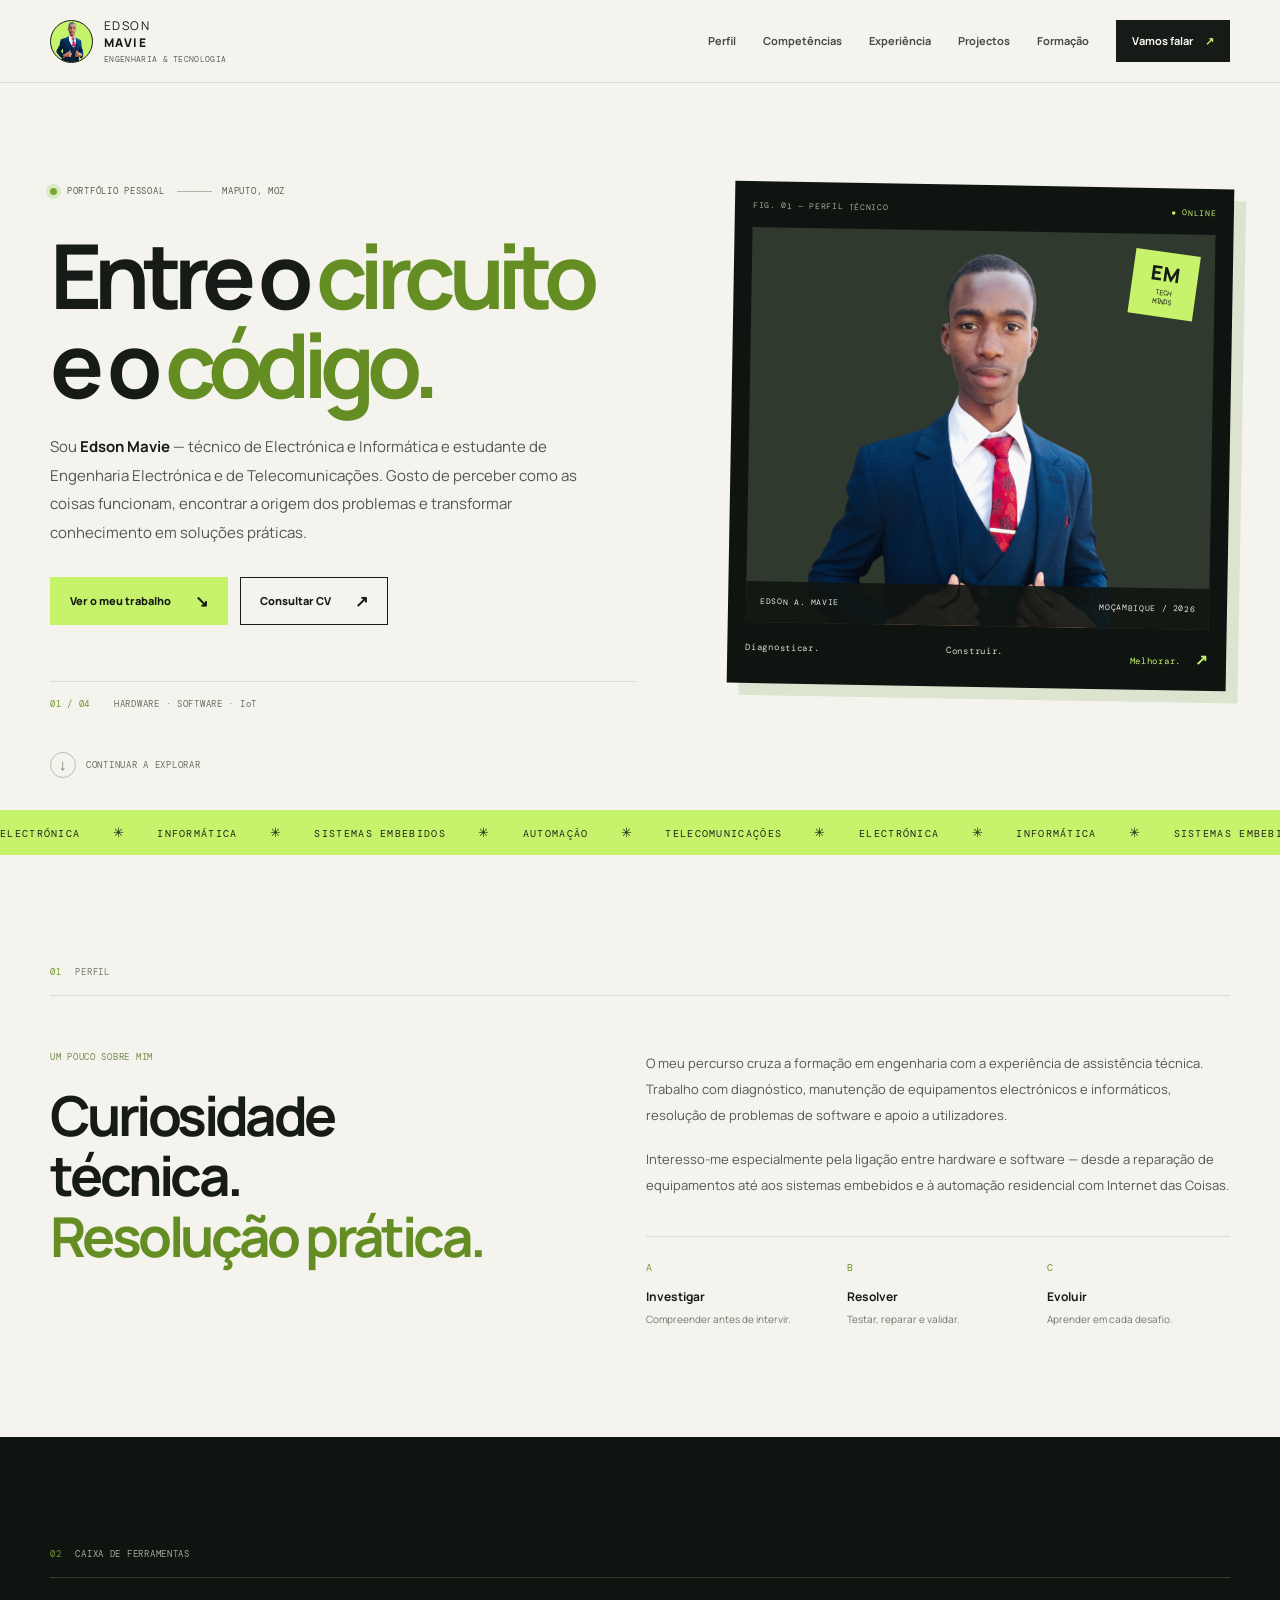
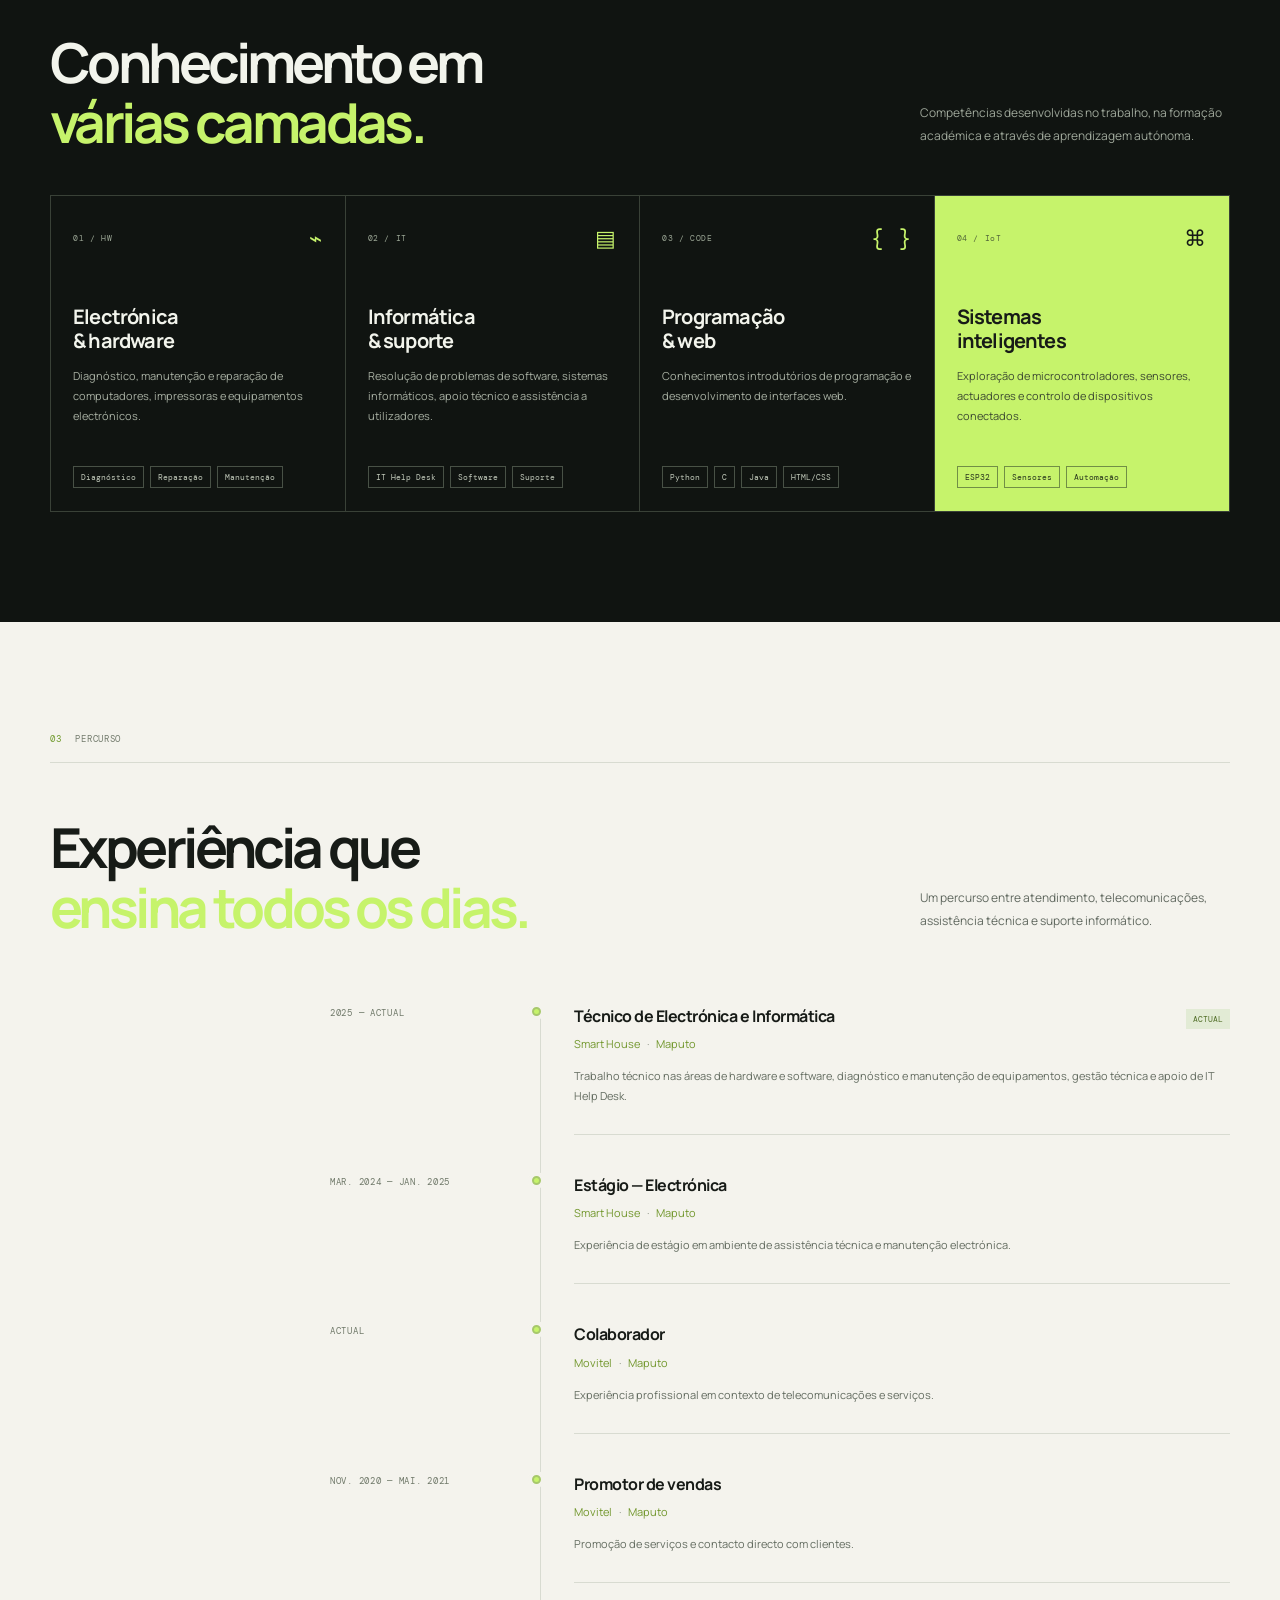
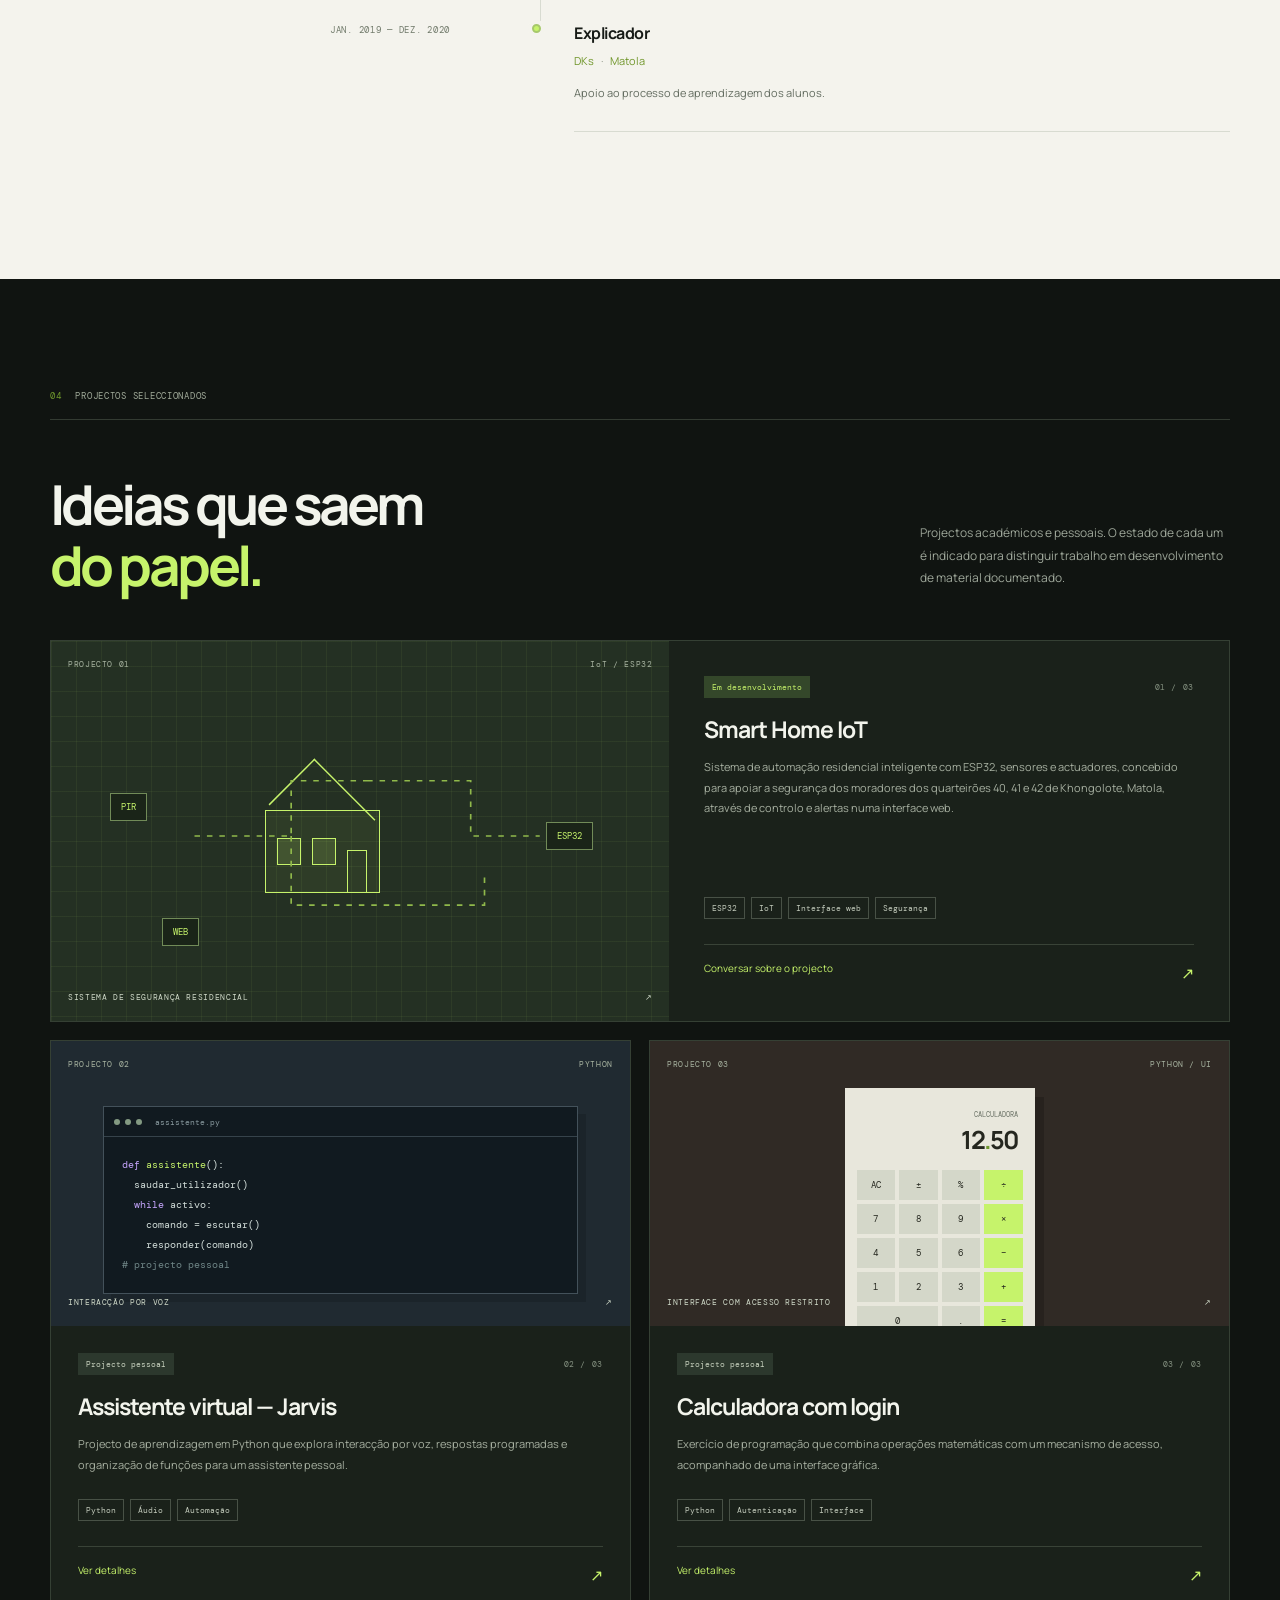
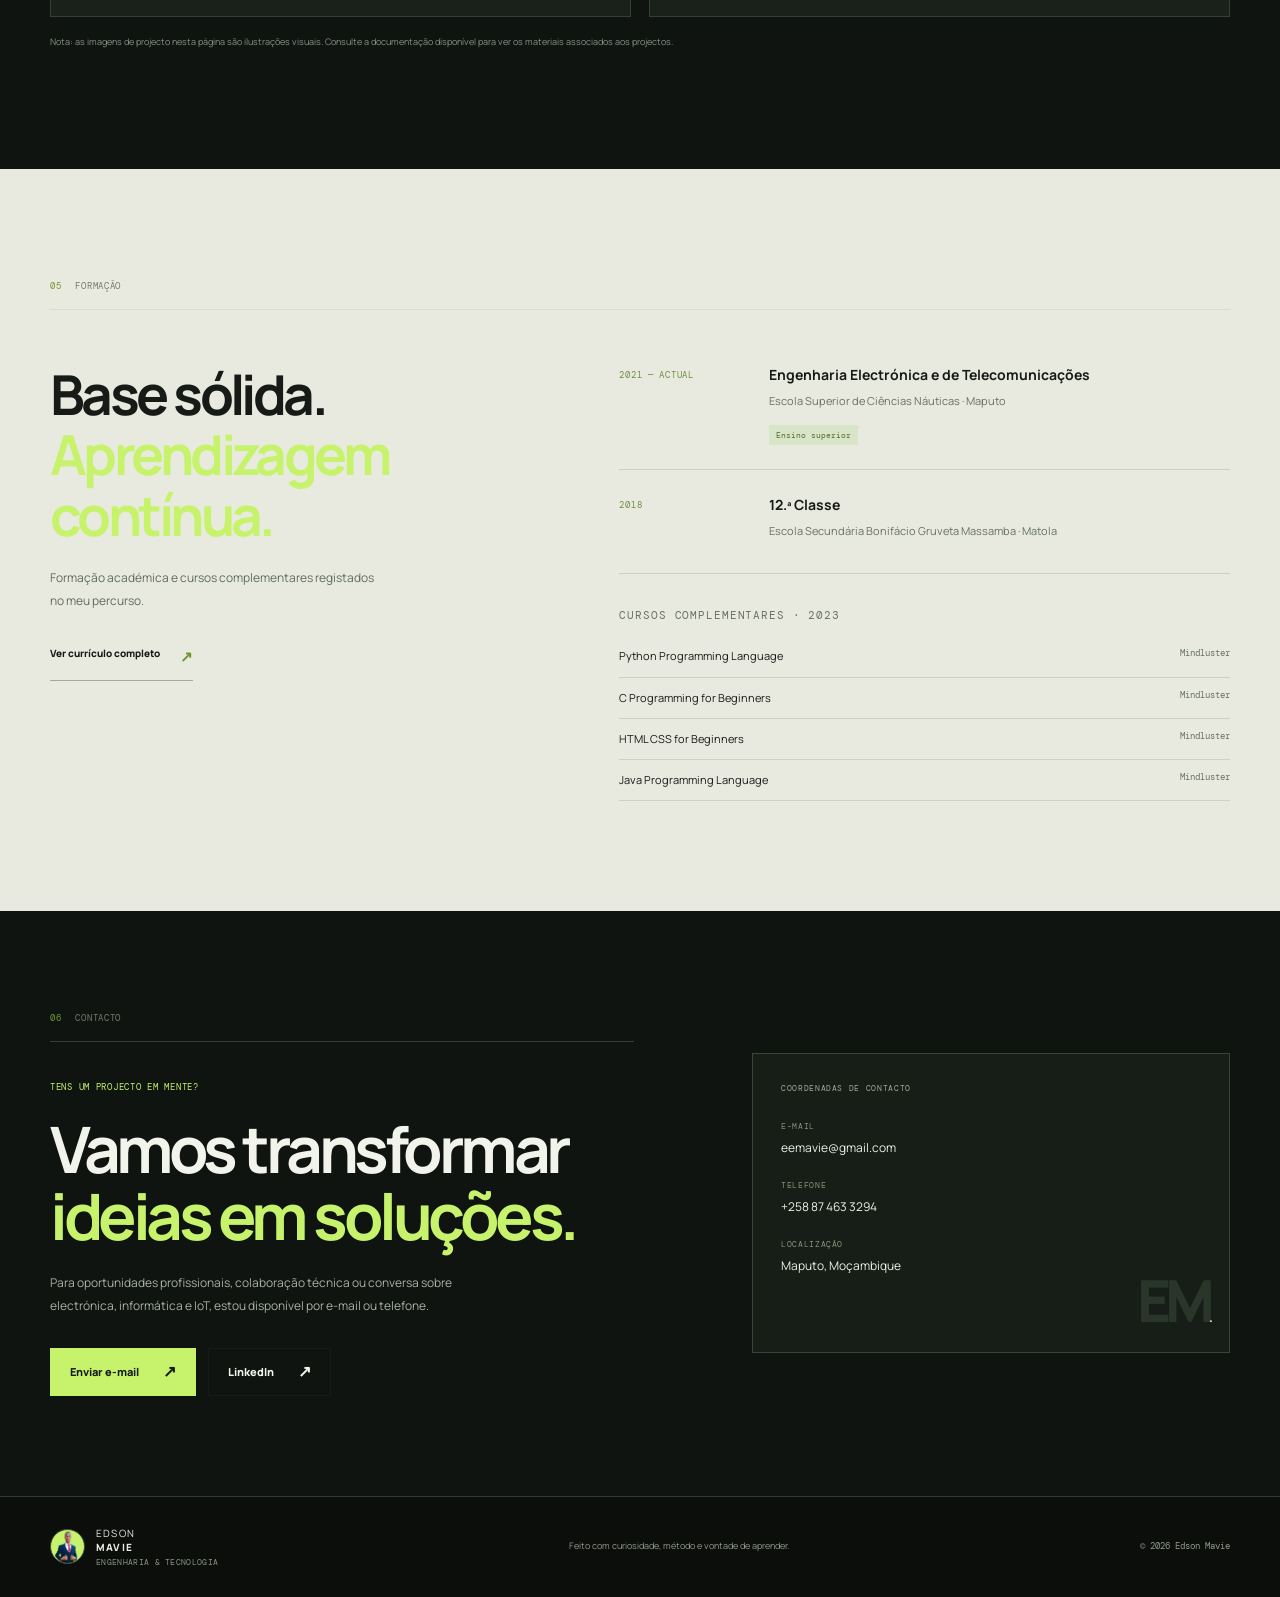
<file: index.html>
<!doctype html>
<html lang="pt-PT">
<head>
<meta charset="utf-8"><meta name="viewport" content="width=device-width,initial-scale=1">
<meta name="description" content="Portefólio de Edson Mavie — técnico de electrónica e informática, estudante de Engenharia Electrónica e de Telecomunicações em Maputo, Moçambique.">
<meta name="theme-color" content="#101411"><title>Edson Mavie — Electrónica, Sistemas & Tecnologia</title>
<link rel="icon" href="image/Logotipo.jpg" type="image/png"><link rel="preconnect" href="https://fonts.googleapis.com"><link rel="preconnect" href="https://fonts.gstatic.com" crossorigin>
<link href="https://fonts.googleapis.com/css2?family=DM+Mono:wght@400;500&family=Manrope:wght@400;500;600;700;800&display=swap" rel="stylesheet"><link rel="stylesheet" href="index.css"><script src="script.js" defer></script>
</head>
<body>
<a class="skip-link" href="#conteudo">Saltar para o conteúdo</a>
<header class="site-header"><nav class="nav wrap" aria-label="Navegação principal"><a class="brand" href="index.html" aria-label="Edson Mavie — início"><span class="brand-mark"><img src="image/Edson2.png" alt=""></span><span class="brand-name">EDSON <b>MAVIE</b><small>ENGENHARIA & TECNOLOGIA</small></span></a><button class="menu-toggle" aria-expanded="false" aria-controls="nav-links" aria-label="Abrir menu"><span></span><span></span></button><div class="nav-links" id="nav-links"><a href="#sobre">Perfil</a><a href="#competencias">Competências</a><a href="#experiencia">Experiência</a><a href="#projectos">Projectos</a><a href="#formacao">Formação</a><a class="nav-cta" href="#contactos">Vamos falar <span>↗</span></a></div></nav></header>
<main id="conteudo">
<section class="hero wrap" id="inicio"><div class="hero-copy"><p class="eyebrow"><span class="live-dot"></span> PORTFÓLIO PESSOAL <span class="eyebrow-line"></span> MAPUTO, MOZ</p><h1>Entre o <em>circuito</em><br>e o <em>código.</em></h1><p class="hero-lead">Sou <strong>Edson Mavie</strong> — técnico de Electrónica e Informática e estudante de Engenharia Electrónica e de Telecomunicações. Gosto de perceber como as coisas funcionam, encontrar a origem dos problemas e transformar conhecimento em soluções práticas.</p><div class="hero-actions"><a class="button button-primary" href="#projectos">Ver o meu trabalho <span>↘</span></a><a class="button button-outline" href="PDF/CV_Edson_Mavie.pdf" target="_blank" rel="noopener">Consultar CV <span>↗</span></a></div><div class="hero-foot"><span class="mono">01 / 04</span><span>HARDWARE · SOFTWARE · IoT</span></div></div>
<div class="hero-visual"><div class="visual-top"><span class="mono">FIG. 01 — PERFIL TÉCNICO</span><span class="signal-mark">● ONLINE</span></div><div class="portrait-wrap"><img src="image/Edson2.png" alt="Retrato de Edson Mavie" fetchpriority="high"><div class="portrait-stamp"><span>EM</span><small>TECH<br>MINDS</small></div><div class="portrait-caption"><span>EDSON A. MAVIE</span><span>MOÇAMBIQUE / 2026</span></div></div><div class="visual-bottom"><span>Diagnosticar.</span><span>Construir.</span><span>Melhorar. <b>↗</b></span></div></div><a class="scroll-cue" href="#sobre"><span>↓</span> CONTINUAR A EXPLORAR</a></section>
<section class="ticker" aria-label="Áreas de interesse"><div> ELECTRÓNICA <i>✳</i> INFORMÁTICA <i>✳</i> SISTEMAS EMBEBIDOS <i>✳</i> AUTOMAÇÃO <i>✳</i> TELECOMUNICAÇÕES <i>✳</i> ELECTRÓNICA <i>✳</i> INFORMÁTICA <i>✳</i> SISTEMAS EMBEBIDOS <i>✳</i> </div></section>
<section class="section wrap about-section" id="sobre"><div class="section-index"><span>01</span><span>PERFIL</span></div><div class="about-grid"><div><p class="micro-label">UM POUCO SOBRE MIM</p><h2>Curiosidade técnica.<br><em>Resolução prática.</em></h2></div><div class="about-copy"><p>O meu percurso cruza a formação em engenharia com a experiência de assistência técnica. Trabalho com diagnóstico, manutenção de equipamentos electrónicos e informáticos, resolução de problemas de software e apoio a utilizadores.</p><p>Interesso-me especialmente pela ligação entre hardware e software — desde a reparação de equipamentos até aos sistemas embebidos e à automação residencial com Internet das Coisas.</p><div class="principles"><div><span class="principle-no">A</span><strong>Investigar</strong><small>Compreender antes de intervir.</small></div><div><span class="principle-no">B</span><strong>Resolver</strong><small>Testar, reparar e validar.</small></div><div><span class="principle-no">C</span><strong>Evoluir</strong><small>Aprender em cada desafio.</small></div></div></div></div></section>
<section class="section skills-section" id="competencias"><div class="wrap"><div class="section-index"><span>02</span><span>CAIXA DE FERRAMENTAS</span></div><div class="section-heading"><h2>Conhecimento em<br><em>várias camadas.</em></h2><p>Competências desenvolvidas no trabalho, na formação académica e através de aprendizagem autónoma.</p></div><div class="skills-grid"><article class="skill-card"><div class="skill-card-top"><span>01 / HW</span><span class="skill-symbol">⌁</span></div><h3>Electrónica<br>& hardware</h3><p>Diagnóstico, manutenção e reparação de computadores, impressoras e equipamentos electrónicos.</p><div class="skill-tags"><span>Diagnóstico</span><span>Reparação</span><span>Manutenção</span></div></article><article class="skill-card"><div class="skill-card-top"><span>02 / IT</span><span class="skill-symbol">▤</span></div><h3>Informática<br>& suporte</h3><p>Resolução de problemas de software, sistemas informáticos, apoio técnico e assistência a utilizadores.</p><div class="skill-tags"><span>IT Help Desk</span><span>Software</span><span>Suporte</span></div></article><article class="skill-card"><div class="skill-card-top"><span>03 / CODE</span><span class="skill-symbol">{ }</span></div><h3>Programação<br>& web</h3><p>Conhecimentos introdutórios de programação e desenvolvimento de interfaces web.</p><div class="skill-tags"><span>Python</span><span>C</span><span>Java</span><span>HTML/CSS</span></div></article><article class="skill-card skill-card-accent"><div class="skill-card-top"><span>04 / IoT</span><span class="skill-symbol">⌘</span></div><h3>Sistemas<br>inteligentes</h3><p>Exploração de microcontroladores, sensores, actuadores e controlo de dispositivos conectados.</p><div class="skill-tags"><span>ESP32</span><span>Sensores</span><span>Automação</span></div></article></div></div></section>
<section class="section wrap experience-section" id="experiencia"><div class="section-index"><span>03</span><span>PERCURSO</span></div><div class="section-heading"><h2>Experiência que<br><em>ensina todos os dias.</em></h2><p>Um percurso entre atendimento, telecomunicações, assistência técnica e suporte informático.</p></div><div class="timeline"><article class="timeline-item"><div class="timeline-date">2025 — ACTUAL</div><div class="timeline-dot"></div><div class="timeline-content"><div class="timeline-heading"><h3>Técnico de Electrónica e Informática</h3><span>ACTUAL</span></div><p class="company">Smart House <span>·</span> Maputo</p><p>Trabalho técnico nas áreas de hardware e software, diagnóstico e manutenção de equipamentos, gestão técnica e apoio de IT Help Desk.</p></div></article><article class="timeline-item"><div class="timeline-date">MAR. 2024 — JAN. 2025</div><div class="timeline-dot"></div><div class="timeline-content"><h3>Estágio — Electrónica</h3><p class="company">Smart House <span>·</span> Maputo</p><p>Experiência de estágio em ambiente de assistência técnica e manutenção electrónica.</p></div></article><article class="timeline-item"><div class="timeline-date">ACTUAL</div><div class="timeline-dot"></div><div class="timeline-content"><h3>Colaborador</h3><p class="company">Movitel <span>·</span> Maputo</p><p>Experiência profissional em contexto de telecomunicações e serviços.</p></div></article><article class="timeline-item"><div class="timeline-date">NOV. 2020 — MAI. 2021</div><div class="timeline-dot"></div><div class="timeline-content"><h3>Promotor de vendas</h3><p class="company">Movitel <span>·</span> Maputo</p><p>Promoção de serviços e contacto directo com clientes.</p></div></article><article class="timeline-item"><div class="timeline-date">JAN. 2019 — DEZ. 2020</div><div class="timeline-dot"></div><div class="timeline-content"><h3>Explicador</h3><p class="company">DKs <span>·</span> Matola</p><p>Apoio ao processo de aprendizagem dos alunos.</p></div></article></div></section>
<section class="section projects-section" id="projectos"><div class="wrap"><div class="section-index"><span>04</span><span>PROJECTOS SELECCIONADOS</span></div><div class="section-heading"><h2>Ideias que saem<br><em>do papel.</em></h2><p>Projectos académicos e pessoais. O estado de cada um é indicado para distinguir trabalho em desenvolvimento de material documentado.</p></div><div class="projects-grid"><article class="project-card project-main"><div class="project-visual iot-visual"><div class="project-visual-meta"><span>PROJECTO 01</span><span>IoT / ESP32</span></div><div class="blueprint"><div class="bp-house"><div class="bp-roof"></div><div class="bp-body"><span></span><span></span><i></i></div></div><div class="bp-node node-a">PIR</div><div class="bp-node node-b">ESP32</div><div class="bp-node node-c">WEB</div><svg viewBox="0 0 360 210" aria-hidden="true"><path d="M60 105 H130 V65 H185 M130 105 V155 H205 M185 65 H260 V105 H310 M205 155 H270 V135"/></svg></div><div class="project-visual-foot"><span>SISTEMA DE SEGURANÇA RESIDENCIAL</span><span>↗</span></div></div><div class="project-info"><div class="project-status"><span class="status-pill">Em desenvolvimento</span><span class="mono">01 / 03</span></div><h3>Smart Home IoT</h3><p>Sistema de automação residencial inteligente com ESP32, sensores e actuadores, concebido para apoiar a segurança dos moradores dos quarteirões 40, 41 e 42 de Khongolote, Matola, através de controlo e alertas numa interface web.</p><div class="skill-tags"><span>ESP32</span><span>IoT</span><span>Interface web</span><span>Segurança</span></div><a class="project-link" href="mailto:eemavie@gmail.com?subject=Projecto%20Smart%20Home%20IoT">Conversar sobre o projecto <span>↗</span></a></div></article>
<article class="project-card"><div class="project-visual code-visual"><div class="project-visual-meta"><span>PROJECTO 02</span><span>PYTHON</span></div><div class="terminal"><div class="terminal-bar"><i></i><i></i><i></i><span>assistente.py</span></div><div class="terminal-code"><span class="code-purple">def</span> <span class="code-green">assistente</span>():<br>&nbsp;&nbsp;saudar_utilizador()<br>&nbsp;&nbsp;<span class="code-purple">while</span> activo:<br>&nbsp;&nbsp;&nbsp;&nbsp;comando = escutar()<br>&nbsp;&nbsp;&nbsp;&nbsp;responder(comando)<br><span class="code-comment"># projecto pessoal</span></div></div><div class="project-visual-foot"><span>INTERACÇÃO POR VOZ</span><span>↗</span></div></div><div class="project-info"><div class="project-status"><span class="status-pill status-neutral">Projecto pessoal</span><span class="mono">02 / 03</span></div><h3>Assistente virtual — Jarvis</h3><p>Projecto de aprendizagem em Python que explora interacção por voz, respostas programadas e organização de funções para um assistente pessoal.</p><div class="skill-tags"><span>Python</span><span>Áudio</span><span>Automação</span></div><a class="project-link" href="Project.html#jarvis">Ver detalhes <span>↗</span></a></div></article>
<article class="project-card"><div class="project-visual calc-visual"><div class="project-visual-meta"><span>PROJECTO 03</span><span>PYTHON / UI</span></div><div class="calculator"><div class="calc-display"><small>CALCULADORA</small><strong>12<span>.</span>50</strong></div><div class="calc-keys"><i>AC</i><i>±</i><i>%</i><b>÷</b><i>7</i><i>8</i><i>9</i><b>×</b><i>4</i><i>5</i><i>6</i><b>−</b><i>1</i><i>2</i><i>3</i><b>+</b><i class="wide-key">0</i><i>.</i><b>=</b></div></div><div class="project-visual-foot"><span>INTERFACE COM ACESSO RESTRITO</span><span>↗</span></div></div><div class="project-info"><div class="project-status"><span class="status-pill status-neutral">Projecto pessoal</span><span class="mono">03 / 03</span></div><h3>Calculadora com login</h3><p>Exercício de programação que combina operações matemáticas com um mecanismo de acesso, acompanhado de uma interface gráfica.</p><div class="skill-tags"><span>Python</span><span>Autenticação</span><span>Interface</span></div><a class="project-link" href="Project.html#calculadora">Ver detalhes <span>↗</span></a></div></article></div><p class="project-disclaimer">Nota: as imagens de projecto nesta página são ilustrações visuais. Consulte a documentação disponível para ver os materiais associados aos projectos.</p></div></section>
<section class="section education-section" id="formacao"><div class="wrap"><div class="section-index"><span>05</span><span>FORMAÇÃO</span></div><div class="education-grid"><div><h2>Base sólida.<br><em>Aprendizagem contínua.</em></h2><p class="education-intro">Formação académica e cursos complementares registados no meu percurso.</p><a class="text-link" href="PDF/CV_Edson_Mavie.pdf" target="_blank" rel="noopener">Ver currículo completo <span>↗</span></a></div><div class="education-list"><article><div class="edu-year">2021 — ACTUAL</div><div><h3>Engenharia Electrónica e de Telecomunicações</h3><p>Escola Superior de Ciências Náuticas · Maputo</p><span class="edu-badge">Ensino superior</span></div></article><article><div class="edu-year">2018</div><div><h3>12.ª Classe</h3><p>Escola Secundária Bonifácio Gruveta Massamba · Matola</p></div></article><div class="courses-block"><p class="micro-label">CURSOS COMPLEMENTARES · 2023</p><div class="course-row"><span>Python Programming Language</span><small>Mindluster</small></div><div class="course-row"><span>C Programming for Beginners</span><small>Mindluster</small></div><div class="course-row"><span>HTML CSS for Beginners</span><small>Mindluster</small></div><div class="course-row"><span>Java Programming Language</span><small>Mindluster</small></div></div></div></div></div></section>
<section class="contact-section" id="contactos"><div class="wrap contact-panel"><div><div class="section-index"><span>06</span><span>CONTACTO</span></div><p class="micro-label">TENS UM PROJECTO EM MENTE?</p><h2>Vamos transformar<br><em>ideias em soluções.</em></h2><p class="contact-lead">Para oportunidades profissionais, colaboração técnica ou conversa sobre electrónica, informática e IoT, estou disponível por e-mail ou telefone.</p><div class="contact-actions"><a class="button button-primary" href="mailto:eemavie@gmail.com">Enviar e-mail <span>↗</span></a><a class="button button-outline" href="https://www.linkedin.com/in/edson-mavie-768754259/" target="_blank" rel="noopener">LinkedIn <span>↗</span></a></div></div><div class="contact-card"><span class="contact-card-label">COORDENADAS DE CONTACTO</span><div><small>E-MAIL</small><a href="mailto:eemavie@gmail.com">eemavie@gmail.com</a></div><div><small>TELEFONE</small><a href="tel:+258874633294">+258 87 463 3294</a></div><div><small>LOCALIZAÇÃO</small><span>Maputo, Moçambique</span></div><div class="contact-monogram">EM<span>.</span></div></div></div></section>
</main><footer class="site-footer"><div class="wrap footer-inner"><a class="brand footer-brand" href="#inicio"><span class="brand-mark"><img src="image/Edson2.png" alt=""></span><span class="brand-name">EDSON <b>MAVIE</b><small>ENGENHARIA & TECNOLOGIA</small></span></a><p>Feito com curiosidade, método e vontade de aprender.</p><span class="copyright">© <span id="year">2026</span> Edson Mavie</span></div></footer>
</body></html>
</file>
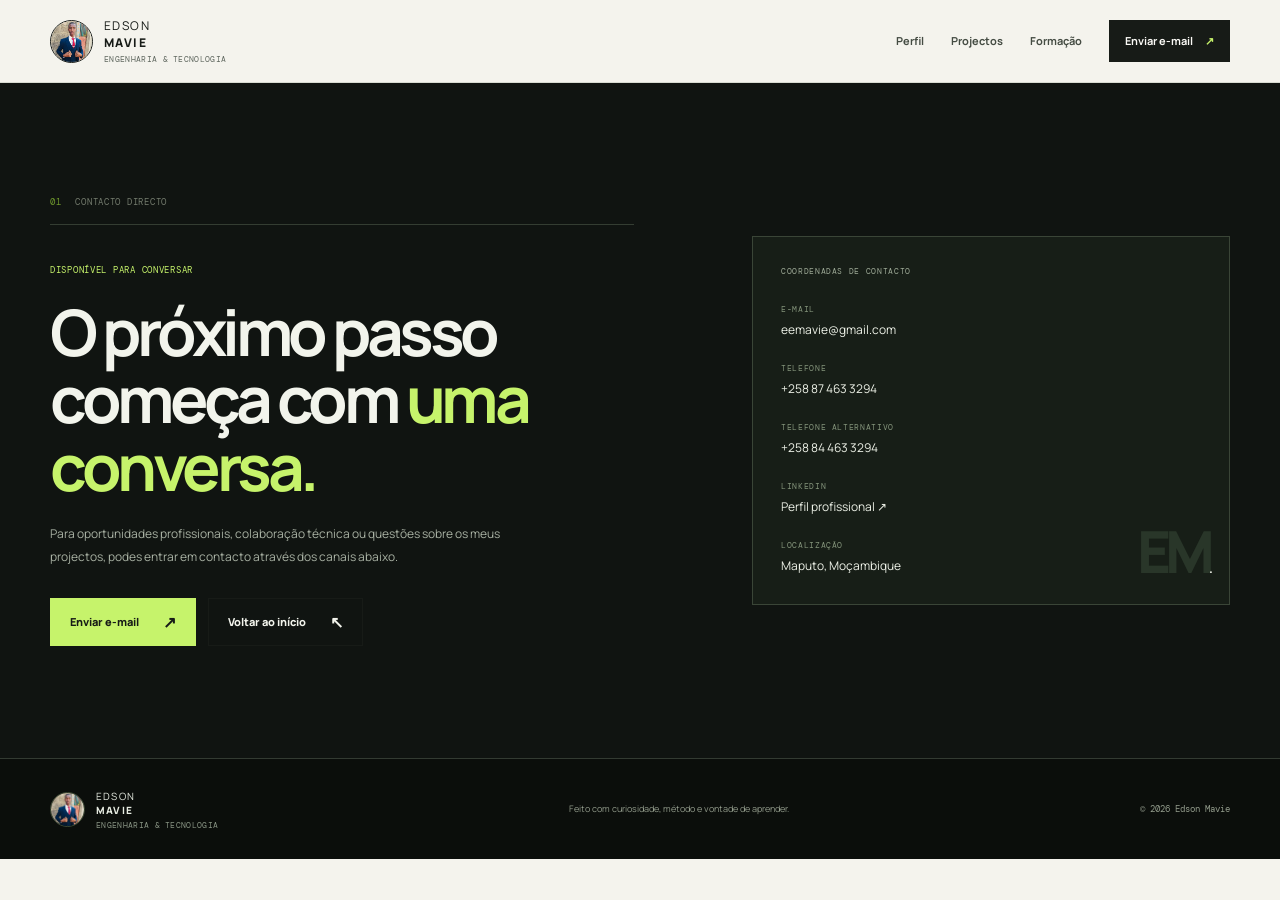
<file: Contact.html>
<!doctype html><html lang="pt-PT"><head><meta charset="utf-8"><meta name="viewport" content="width=device-width,initial-scale=1"><meta name="description" content="Contactos profissionais de Edson Mavie, técnico de electrónica e informática em Maputo."><meta name="theme-color" content="#101411"><title>Contactos — Edson Mavie</title><link rel="icon" href="image/Logotipo.png" type="image/png"><link href="https://fonts.googleapis.com/css2?family=DM+Mono:wght@400;500&family=Manrope:wght@400;500;600;700;800&display=swap" rel="stylesheet"><link rel="stylesheet" href="index.css"><script src="script.js" defer></script></head><body><a class="skip-link" href="#conteudo">Saltar para o conteúdo</a><header class="site-header"><nav class="nav wrap" aria-label="Navegação principal"><a class="brand" href="index.html"><span class="brand-mark"><img src="image/Edson.jpg" alt=""></span><span class="brand-name">EDSON <b>MAVIE</b><small>ENGENHARIA & TECNOLOGIA</small></span></a><button class="menu-toggle" aria-expanded="false" aria-controls="nav-links" aria-label="Abrir menu"><span></span><span></span></button><div class="nav-links" id="nav-links"><a href="index.html#sobre">Perfil</a><a href="index.html#projectos">Projectos</a><a href="index.html#formacao">Formação</a><a class="nav-cta" href="mailto:eemavie@gmail.com">Enviar e-mail <span>↗</span></a></div></nav></header><main id="conteudo"><section class="contact-section" style="min-height:75vh;display:flex;align-items:center"><div class="wrap contact-panel"><div><div class="section-index"><span>01</span><span>CONTACTO DIRECTO</span></div><p class="micro-label">DISPONÍVEL PARA CONVERSAR</p><h2>O próximo passo<br>começa com <em>uma conversa.</em></h2><p class="contact-lead">Para oportunidades profissionais, colaboração técnica ou questões sobre os meus projectos, podes entrar em contacto através dos canais abaixo.</p><div class="contact-actions"><a class="button button-primary" href="mailto:eemavie@gmail.com">Enviar e-mail <span>↗</span></a><a class="button button-outline" href="index.html">Voltar ao início <span>↖</span></a></div></div><div class="contact-card"><span class="contact-card-label">COORDENADAS DE CONTACTO</span><div><small>E-MAIL</small><a href="mailto:eemavie@gmail.com">eemavie@gmail.com</a></div><div><small>TELEFONE</small><a href="tel:+258874633294">+258 87 463 3294</a></div><div><small>TELEFONE ALTERNATIVO</small><a href="tel:+258844633294">+258 84 463 3294</a></div><div><small>LINKEDIN</small><a href="https://www.linkedin.com/in/edson-mavie-768754259/" target="_blank" rel="noopener">Perfil profissional ↗</a></div><div><small>LOCALIZAÇÃO</small><span>Maputo, Moçambique</span></div><div class="contact-monogram">EM<span>.</span></div></div></div></section></main><footer class="site-footer"><div class="wrap footer-inner"><a class="brand footer-brand" href="index.html"><span class="brand-mark"><img src="image/Edson.jpg" alt=""></span><span class="brand-name">EDSON <b>MAVIE</b><small>ENGENHARIA & TECNOLOGIA</small></span></a><p>Feito com curiosidade, método e vontade de aprender.</p><span class="copyright">© <span id="year">2026</span> Edson Mavie</span></div></footer></body></html>
</file>
<file: index.css>
:root{--bg:#f4f3ed;--paper:#fbfaf6;--ink:#171b17;--muted:#60685f;--line:#d8dbd1;--acid:#c6f36b;--dark:#101411;--dark2:#1b211b;--mono:"DM Mono",monospace;--sans:"Manrope",Arial,sans-serif;--max:1180px}*{box-sizing:border-box}html{scroll-behavior:smooth;scroll-padding-top:90px}body{margin:0;background:var(--bg);color:var(--ink);font-family:var(--sans);line-height:1.65}a{color:inherit;text-decoration:none}img{max-width:100%;display:block}button{font:inherit}.wrap{width:min(var(--max),calc(100% - 64px));margin-inline:auto}.skip-link{position:absolute;top:-60px;left:15px;background:var(--acid);padding:10px 14px;z-index:100;color:var(--dark)}.skip-link:focus{top:12px}.site-header{position:sticky;top:0;z-index:30;background:rgba(244,243,237,.94);backdrop-filter:blur(16px);border-bottom:1px solid var(--line)}.nav{min-height:82px;display:flex;align-items:center;justify-content:space-between;gap:30px}.brand{display:inline-flex;align-items:center;gap:11px;flex-shrink:0}.brand-mark{width:43px;height:43px;border-radius:50%;overflow:hidden;background:var(--acid);border:1px solid var(--ink)}.brand-mark img{width:100%;height:100%;object-fit:cover;object-position:center}.brand-name{display:flex;flex-direction:column;font-size:12px;letter-spacing:.12em;line-height:1.4}.brand-name b{font-weight:800}.brand-name small{font:8px var(--mono);letter-spacing:.04em;color:var(--muted);margin-top:3px}.nav-links{display:flex;align-items:center;gap:27px}.nav-links>a{font-size:11px;font-weight:700;color:#454c43;transition:color .2s}.nav-links>a:hover{color:#638b20}.nav-links .nav-cta{background:var(--ink);color:var(--paper);padding:12px 16px}.nav-cta span{color:var(--acid);margin-left:10px}.menu-toggle{display:none;background:none;border:0;padding:8px}.menu-toggle span{display:block;width:25px;height:2px;background:var(--ink);margin:5px}.hero{min-height:660px;display:grid;grid-template-columns:1.08fr .92fr;gap:8%;align-items:center;padding-top:78px;padding-bottom:100px;position:relative}.hero-copy{padding:14px 0 0}.eyebrow,.micro-label,.section-index,.mono,.visual-top,.portrait-caption,.visual-bottom,.project-visual-meta,.project-visual-foot,.skill-card-top,.timeline-date,.contact-card-label,.contact-card small,.edu-year{font-family:var(--mono);letter-spacing:.08em}.eyebrow{display:flex;align-items:center;gap:10px;font-size:9px;color:#596351}.live-dot{width:7px;height:7px;border-radius:50%;background:#76a92e;box-shadow:0 0 0 4px #dce9c7}.eyebrow-line{height:1px;width:35px;background:#aeb6a7;margin-left:3px}.hero h1{font-size:clamp(60px,7vw,96px);line-height:.99;letter-spacing:-.085em;font-weight:700;margin:32px 0 25px}.hero h1 em,h2 em{font-style:normal;color:#648d24}.hero-lead{max-width:540px;font-size:15px;color:#50594f;line-height:1.9}.hero-lead strong{color:var(--ink)}.hero-actions,.contact-actions{display:flex;flex-wrap:wrap;gap:12px;margin-top:30px}.button{min-height:48px;display:inline-flex;align-items:center;justify-content:center;gap:24px;padding:0 19px;font-size:11px;font-weight:800;border:1px solid var(--ink);transition:transform .2s,background .2s}.button:hover{transform:translateY(-2px)}.button-primary{background:var(--acid);color:var(--ink);border-color:var(--acid)}.button-outline{background:transparent}.button span{font-size:16px}.hero-foot{display:flex;gap:24px;margin-top:56px;padding-top:16px;border-top:1px solid var(--line);font:9px var(--mono);letter-spacing:.08em;color:#687062}.hero-foot .mono{color:#72972d}.hero-visual{background:var(--dark);padding:18px;color:#e8ede1;position:relative;box-shadow:12px 12px 0 #dce4d0;transform:rotate(1deg)}.visual-top{display:flex;justify-content:space-between;font-size:8px;color:#a8b0a1;margin-bottom:15px}.signal-mark{color:var(--acid)}.portrait-wrap{height:395px;position:relative;overflow:hidden;background:#30392e}.portrait-wrap>img{position:relative;z-index:1;width:100%;height:100%;object-fit:cover;object-position:center 32%;filter:saturate(.8) contrast(1.04)}.portrait-grid{position:absolute;inset:0;z-index:2;opacity:.2;background-image:linear-gradient(rgba(198,243,107,.4) 1px,transparent 1px),linear-gradient(90deg,rgba(198,243,107,.4) 1px,transparent 1px);background-size:35px 35px;pointer-events:none}.portrait-stamp{position:absolute;z-index:3;top:18px;right:18px;background:var(--acid);color:var(--ink);width:65px;height:65px;display:flex;flex-direction:column;align-items:center;justify-content:center;transform:rotate(7deg)}.portrait-stamp span{font-size:20px;font-weight:800;line-height:1}.portrait-stamp small{font:7px var(--mono);text-align:center;margin-top:4px}.portrait-caption{position:absolute;z-index:3;bottom:0;left:0;right:0;background:rgba(16,20,17,.9);padding:14px;display:flex;justify-content:space-between;font-size:8px}.visual-bottom{display:flex;justify-content:space-between;padding-top:18px;font-size:9px;color:#d6ddce}.visual-bottom span:last-child{color:var(--acid)}.visual-bottom b{font-size:15px;margin-left:8px}.scroll-cue{position:absolute;bottom:32px;left:0;display:flex;align-items:center;gap:10px;font:9px var(--mono);letter-spacing:.08em;color:#687062}.scroll-cue span{display:grid;place-items:center;width:26px;height:26px;border:1px solid #b8c0b1;border-radius:50%;font-size:15px}.ticker{background:var(--acid);overflow:hidden;white-space:nowrap;padding:14px 0;color:#20251b}.ticker div{width:max-content;font:10px var(--mono);letter-spacing:.13em;animation:marquee 34s linear infinite}.ticker i{font-style:normal;margin:0 25px;font-size:13px}@keyframes marquee{to{transform:translateX(-35%)}}.section{padding-block:110px}.section-index{display:flex;align-items:center;gap:14px;font-size:9px;color:#737b6d;border-bottom:1px solid var(--line);padding-bottom:15px;margin-bottom:54px}.section-index span:first-child{color:#709a2d}.about-grid{display:grid;grid-template-columns:.9fr 1.1fr;gap:10%}.micro-label{font-size:9px;color:#738b4d;margin:0 0 20px}.about-grid h2,.section-heading h2,.education-grid h2{font-size:clamp(36px,4.3vw,57px);line-height:1.1;letter-spacing:-.065em;margin:0}.about-copy>p{font-size:13px;line-height:2;color:#50594f;margin:0 0 18px}.principles{display:grid;grid-template-columns:repeat(3,1fr);gap:18px;margin-top:38px;padding-top:24px;border-top:1px solid var(--line)}.principles>div{display:flex;flex-direction:column}.principle-no{font:10px var(--mono);color:#72972d;margin-bottom:13px}.principles strong{font-size:12px}.principles small{font-size:10px;color:#70786b;margin-top:5px;line-height:1.5}.skills-section,.projects-section{background:var(--dark);color:#f2f4ec}.skills-section .section-index,.projects-section .section-index{border-color:#333b32;color:#a1ab9a}.section-heading{display:flex;align-items:flex-end;justify-content:space-between;gap:50px;margin-bottom:42px}.section-heading h2{max-width:600px}.section-heading h2 em,.education-grid h2 em,.contact-panel h2 em{color:var(--acid)}.section-heading>p{max-width:310px;font-size:12px;color:#9ea79a;line-height:1.9;margin:0 0 5px}.skills-grid{display:grid;grid-template-columns:repeat(4,1fr);border:1px solid #394137}.skill-card{padding:25px 22px 23px;min-height:315px;border-right:1px solid #394137;display:flex;flex-direction:column}.skill-card:last-child{border:0}.skill-card-accent{background:var(--acid);color:var(--ink)}.skill-card-top{display:flex;justify-content:space-between;align-items:center;font-size:8px;color:#9ba695}.skill-card-accent .skill-card-top{color:#53683a}.skill-symbol{font-size:22px;color:var(--acid)}.skill-card-accent .skill-symbol{color:var(--ink)}.skill-card h3{font-size:20px;line-height:1.2;letter-spacing:-.04em;margin:48px 0 13px}.skill-card p{font-size:11px;color:#a8b0a3;line-height:1.8;margin:0 0 25px}.skill-card-accent p{color:#3c4931}.skill-tags{display:flex;flex-wrap:wrap;gap:6px;margin-top:auto}.skill-tags span{font:8px var(--mono);border:1px solid #485146;padding:5px 7px;color:#c2cabb}.skill-card-accent .skill-tags span{border-color:#718f45;color:#28351d}.experience-section .section-heading{margin-bottom:65px}.experience-section .section-heading>p{color:#60685f}.timeline{max-width:900px;margin-left:auto}.timeline-item{display:grid;grid-template-columns:180px 20px 1fr;gap:22px;position:relative;padding-bottom:37px}.timeline-item:not(:last-child):after{content:"";position:absolute;top:13px;bottom:-1px;left:210px;width:1px;background:var(--line)}.timeline-date{font-size:9px;color:#70796a;padding-top:3px}.timeline-dot{width:9px;height:9px;border-radius:50%;background:var(--acid);border:2px solid #a7c86c;box-shadow:0 0 0 4px var(--bg);z-index:1;margin-top:4px}.timeline-content{padding-bottom:28px;border-bottom:1px solid var(--line)}.timeline-content h3{font-size:16px;letter-spacing:-.03em;margin:0 0 6px}.timeline-heading{display:flex;justify-content:space-between;align-items:center;gap:15px}.timeline-heading>span{font:8px var(--mono);background:#e2ebd5;padding:5px 7px;color:#526f28}.company{font-size:11px;color:#72972d;margin:0 0 13px}.company span{color:#92998b;margin:0 5px}.timeline-content>p:last-child{font-size:11px;color:#636c60;line-height:1.8;max-width:650px;margin:0}.projects-section .section-heading{margin-bottom:45px}.projects-grid{display:grid;grid-template-columns:1fr 1fr;gap:18px}.project-card{background:#1a211a;border:1px solid #354034;min-width:0}.project-main{grid-column:1/-1;display:grid;grid-template-columns:1.05fr .95fr}.project-visual{min-height:285px;position:relative;padding:17px;overflow:hidden;background:#232c23}.project-main .project-visual{min-height:380px}.project-visual-meta,.project-visual-foot{display:flex;justify-content:space-between;position:relative;z-index:3;font-size:8px;color:#a8b4a1}.project-visual-foot{position:absolute;bottom:17px;left:17px;right:17px;color:#d0dac9}.iot-visual{background:#243023;background-image:linear-gradient(rgba(198,243,107,.06) 1px,transparent 1px),linear-gradient(90deg,rgba(198,243,107,.06) 1px,transparent 1px);background-size:25px 25px}.blueprint{position:absolute;inset:50px 18px 40px;display:grid;place-items:center}.bp-house{position:absolute;left:31%;top:26%;width:145px;height:130px}.bp-roof{position:absolute;left:12px;top:0;width:120px;height:90px;border-top:2px solid var(--acid);border-left:2px solid var(--acid);transform:rotate(45deg) scale(.72);transform-origin:center}.bp-body{position:absolute;left:15px;top:43px;width:115px;height:83px;border:1px solid var(--acid);background:rgba(198,243,107,.06);display:flex;justify-content:space-evenly;align-items:center}.bp-body span{width:24px;height:27px;border:1px solid var(--acid);background:rgba(198,243,107,.13)}.bp-body i{width:20px;height:42px;align-self:flex-end;border:1px solid var(--acid);border-bottom:0}.bp-node{position:absolute;z-index:2;font:9px var(--mono);color:var(--acid);border:1px solid #718b58;background:#1a2418;padding:7px 10px}.node-a{left:7%;top:35%}.node-b{right:10%;top:45%}.node-c{left:16%;bottom:12%}.blueprint svg{position:absolute;inset:0;width:100%;height:100%;fill:none;stroke:#90b94b;stroke-width:1.2;stroke-dasharray:4 5}.project-info{padding:27px;display:flex;flex-direction:column;align-items:flex-start}.project-main .project-info{padding:35px}.project-status{display:flex;justify-content:space-between;align-items:center;gap:10px;width:100%;margin-bottom:18px}.status-pill{font:8px var(--mono);padding:6px 8px;background:#34472a;color:var(--acid)}.status-neutral{background:#2c382d;color:#c8d2bf}.project-status .mono{font-size:8px;color:#869382}.project-info h3{font-size:23px;line-height:1.2;letter-spacing:-.045em;margin:0 0 13px}.project-info p{font-size:11px;line-height:1.9;color:#a7b0a1;margin:0 0 24px}.project-link{display:flex;justify-content:space-between;width:100%;margin-top:25px;padding-top:15px;border-top:1px solid #394337;font-size:10px;color:var(--acid)}.project-link span{font-size:16px}.code-visual{background:#202a31}.terminal{position:absolute;top:65px;left:9%;right:9%;background:#111a20;border:1px solid #43515a;box-shadow:8px 8px 0 rgba(0,0,0,.15)}.terminal-bar{height:30px;border-bottom:1px solid #36434b;display:flex;align-items:center;gap:5px;padding:0 10px}.terminal-bar i{width:6px;height:6px;border-radius:50%;background:#839a82}.terminal-bar span{margin-left:8px;font:8px var(--mono);color:#899a9f}.terminal-code{padding:18px;font:10px/2 var(--mono);color:#d1dcd8}.code-purple{color:#c7a6ff}.code-green{color:#c6f36b}.code-comment{color:#6f8586}.calc-visual{background:#302a25}.calculator{width:190px;position:absolute;top:47px;left:50%;transform:translateX(-50%);background:#e8e7dc;padding:12px;color:#25271f;box-shadow:9px 9px 0 rgba(0,0,0,.18)}.calc-display{height:70px;display:flex;flex-direction:column;align-items:flex-end;justify-content:center;padding:8px 5px}.calc-display small{font:7px var(--mono);color:#70776b}.calc-display strong{font-size:25px;letter-spacing:-.07em}.calc-display strong span{color:#6f982f}.calc-keys{display:grid;grid-template-columns:repeat(4,1fr);gap:4px}.calc-keys i,.calc-keys b{font:9px var(--mono);font-style:normal;background:#d4d7c9;padding:9px 0;text-align:center}.calc-keys b{background:#c6f36b}.calc-keys .wide-key{grid-column:span 2}.project-disclaimer{font-size:9px;color:#879285;margin-top:18px}.education-section{background:#e8eadf}.education-grid{display:grid;grid-template-columns:.85fr 1.15fr;gap:10%}.education-intro{font-size:12px;color:#626b5e;line-height:1.9;max-width:330px;margin:22px 0}.text-link{font-size:10px;font-weight:800;display:inline-flex;gap:20px;border-bottom:1px solid #a2ad96;padding:10px 0}.text-link span{color:#70972d;font-size:15px}.education-list>article{display:grid;grid-template-columns:130px 1fr;gap:20px;padding:0 0 24px;margin-bottom:24px;border-bottom:1px solid #cbd1c3}.edu-year{font-size:9px;color:#708e42;padding-top:4px}.education-list h3{font-size:14px;line-height:1.5;margin:0 0 7px}.education-list p{font-size:11px;color:#687162;margin:0 0 9px}.edu-badge{font:8px var(--mono);background:#d9e5c9;color:#506b2d;padding:5px 7px}.courses-block{margin-top:32px}.courses-block .micro-label{margin-bottom:12px}.course-row{display:flex;justify-content:space-between;gap:20px;padding:11px 0;border-bottom:1px solid #cbd1c3;font-size:11px}.course-row small{font:9px var(--mono);color:#687162;text-align:right}.contact-section{background:var(--dark);color:#f2f4ec;padding:100px 0}.contact-panel{display:grid;grid-template-columns:1.1fr .9fr;gap:10%;align-items:center}.contact-panel .section-index{border-color:#343d32;margin-bottom:38px}.contact-panel .micro-label{color:var(--acid)}.contact-panel h2{font-size:clamp(40px,5vw,64px);line-height:1.05;letter-spacing:-.07em;margin:0 0 23px}.contact-lead{font-size:12px;color:#a8b1a3;line-height:1.9;max-width:460px}.contact-card{position:relative;padding:28px;border:1px solid #3a4537;background:#171e17;min-height:300px;display:flex;flex-direction:column;gap:22px}.contact-card-label{font-size:8px;color:#9eaa97;margin-bottom:3px}.contact-card>div:not(.contact-monogram){display:flex;flex-direction:column;gap:4px}.contact-card small{font-size:8px;color:#84947b}.contact-card a,.contact-card>div>span{font-size:12px;color:#edf1e7}.contact-card a:hover{color:var(--acid)}.contact-monogram{position:absolute;right:20px;bottom:5px;font-size:58px;font-weight:800;letter-spacing:-.1em;color:#293629}.contact-monogram span{color:var(--acid)}.site-footer{background:#0b0e0b;color:#e7ece2;border-top:1px solid #333b32}.footer-inner{min-height:100px;display:flex;align-items:center;justify-content:space-between;gap:25px}.footer-brand .brand-mark{width:35px;height:35px;border-color:#3c4934}.footer-brand .brand-name{font-size:10px}.footer-brand .brand-name small{color:#899484}.footer-inner>p,.copyright{font-size:9px;color:#929b8b;margin:0}.copyright{font-family:var(--mono)}:focus-visible{outline:3px solid #8dbb43;outline-offset:4px}
@media(max-width:1000px){.nav-links{gap:15px}.nav-links>a{font-size:10px}.hero{gap:5%}.hero h1{font-size:clamp(58px,7vw,78px)}.portrait-wrap{height:350px}.skills-grid{grid-template-columns:repeat(2,1fr)}.skill-card:nth-child(2){border-right:0}.skill-card:nth-child(-n+2){border-bottom:1px solid #394137}.skill-card{min-height:270px}.project-main .project-info{padding:25px}.contact-panel{gap:6%}}
@media(max-width:720px){.wrap{width:calc(100% - 36px)}.nav{min-height:72px}.menu-toggle{display:block;cursor:pointer}.nav-links{display:none;position:absolute;top:71px;left:0;right:0;background:var(--paper);border-bottom:1px solid var(--line);padding:12px 20px 20px;flex-direction:column;align-items:stretch;gap:0}.nav-links.open{display:flex}.nav-links>a{padding:13px 5px;font-size:12px}.nav-links .nav-cta{text-align:center;margin-top:8px}.hero{grid-template-columns:1fr;gap:40px;padding-top:47px;padding-bottom:82px}.hero-copy{order:1}.hero-visual{order:0;max-width:440px;width:calc(100% - 10px);margin-inline:auto}.portrait-wrap{height:320px}.hero h1{font-size:clamp(55px,14vw,78px);margin:25px 0 20px}.hero-lead{font-size:13px}.hero-foot{margin-top:35px}.scroll-cue{bottom:25px}.section{padding-block:72px}.section-index{margin-bottom:35px}.about-grid,.education-grid,.contact-panel{grid-template-columns:1fr;gap:35px}.about-grid h2,.section-heading h2,.education-grid h2{font-size:clamp(37px,10vw,50px)}.about-copy>p{font-size:12px}.principles{gap:10px}.principles small{font-size:9px}.section-heading{display:block;margin-bottom:32px}.section-heading>p{margin-top:18px;font-size:11px}.skills-grid{grid-template-columns:1fr 1fr}.skill-card{padding:18px 14px;min-height:280px}.skill-card h3{font-size:17px;margin-top:35px}.skill-card p{font-size:10px}.skill-tags span{font-size:7px}.timeline-item{grid-template-columns:1fr 15px;gap:12px;padding-bottom:25px}.timeline-date{grid-column:1;grid-row:1;font-size:8px}.timeline-dot{grid-column:2;grid-row:1/3}.timeline-item:not(:last-child):after{left:auto;right:7px;top:11px}.timeline-content{grid-column:1;grid-row:2;padding-bottom:22px}.timeline-heading{display:block}.timeline-heading>span{display:inline-block;margin:4px 0 9px}.timeline-content h3{font-size:14px}.timeline-content>p:last-child{font-size:10px}.projects-grid{grid-template-columns:1fr}.project-main{grid-column:auto;grid-template-columns:1fr}.project-main .project-visual{min-height:310px}.project-main .project-info{padding:23px}.project-info{padding:22px}.project-info h3{font-size:21px}.project-info p{font-size:10px}.project-visual{min-height:280px}.education-list>article{grid-template-columns:100px 1fr;gap:12px}.education-list h3{font-size:12px}.course-row{font-size:10px;align-items:flex-start}.course-row small{max-width:100px}.contact-section{padding:70px 0}.contact-panel h2{font-size:clamp(42px,11vw,58px)}.contact-card{padding:22px}.footer-inner{padding:22px 0;display:grid;grid-template-columns:1fr auto;gap:17px}.footer-inner>p{grid-column:1/-1;grid-row:2}.copyright{grid-column:2;grid-row:1;text-align:right}.ticker div{animation-duration:25s}}
@media(max-width:390px){.brand-name{font-size:10px}.brand-mark{width:38px;height:38px}.hero-actions .button{width:100%;justify-content:space-between}.hero h1{font-size:53px}.skills-grid{grid-template-columns:1fr}.skill-card{min-height:unset}.skill-card h3{margin-top:25px}.skill-card p{margin-bottom:18px}.skill-card:nth-child(2){border-bottom:1px solid #394137}.skill-card:nth-child(3){border-right:0;border-bottom:1px solid #394137}.principles{grid-template-columns:1fr}.principles>div{display:grid;grid-template-columns:24px 1fr;gap:0 8px}.principle-no{grid-row:1/3}.principles small{margin-top:0}}
@media(prefers-reduced-motion:reduce){html{scroll-behavior:auto}*,*:before,*:after{animation-duration:.01ms!important;animation-iteration-count:1!important;transition-duration:.01ms!important}}
</file>
